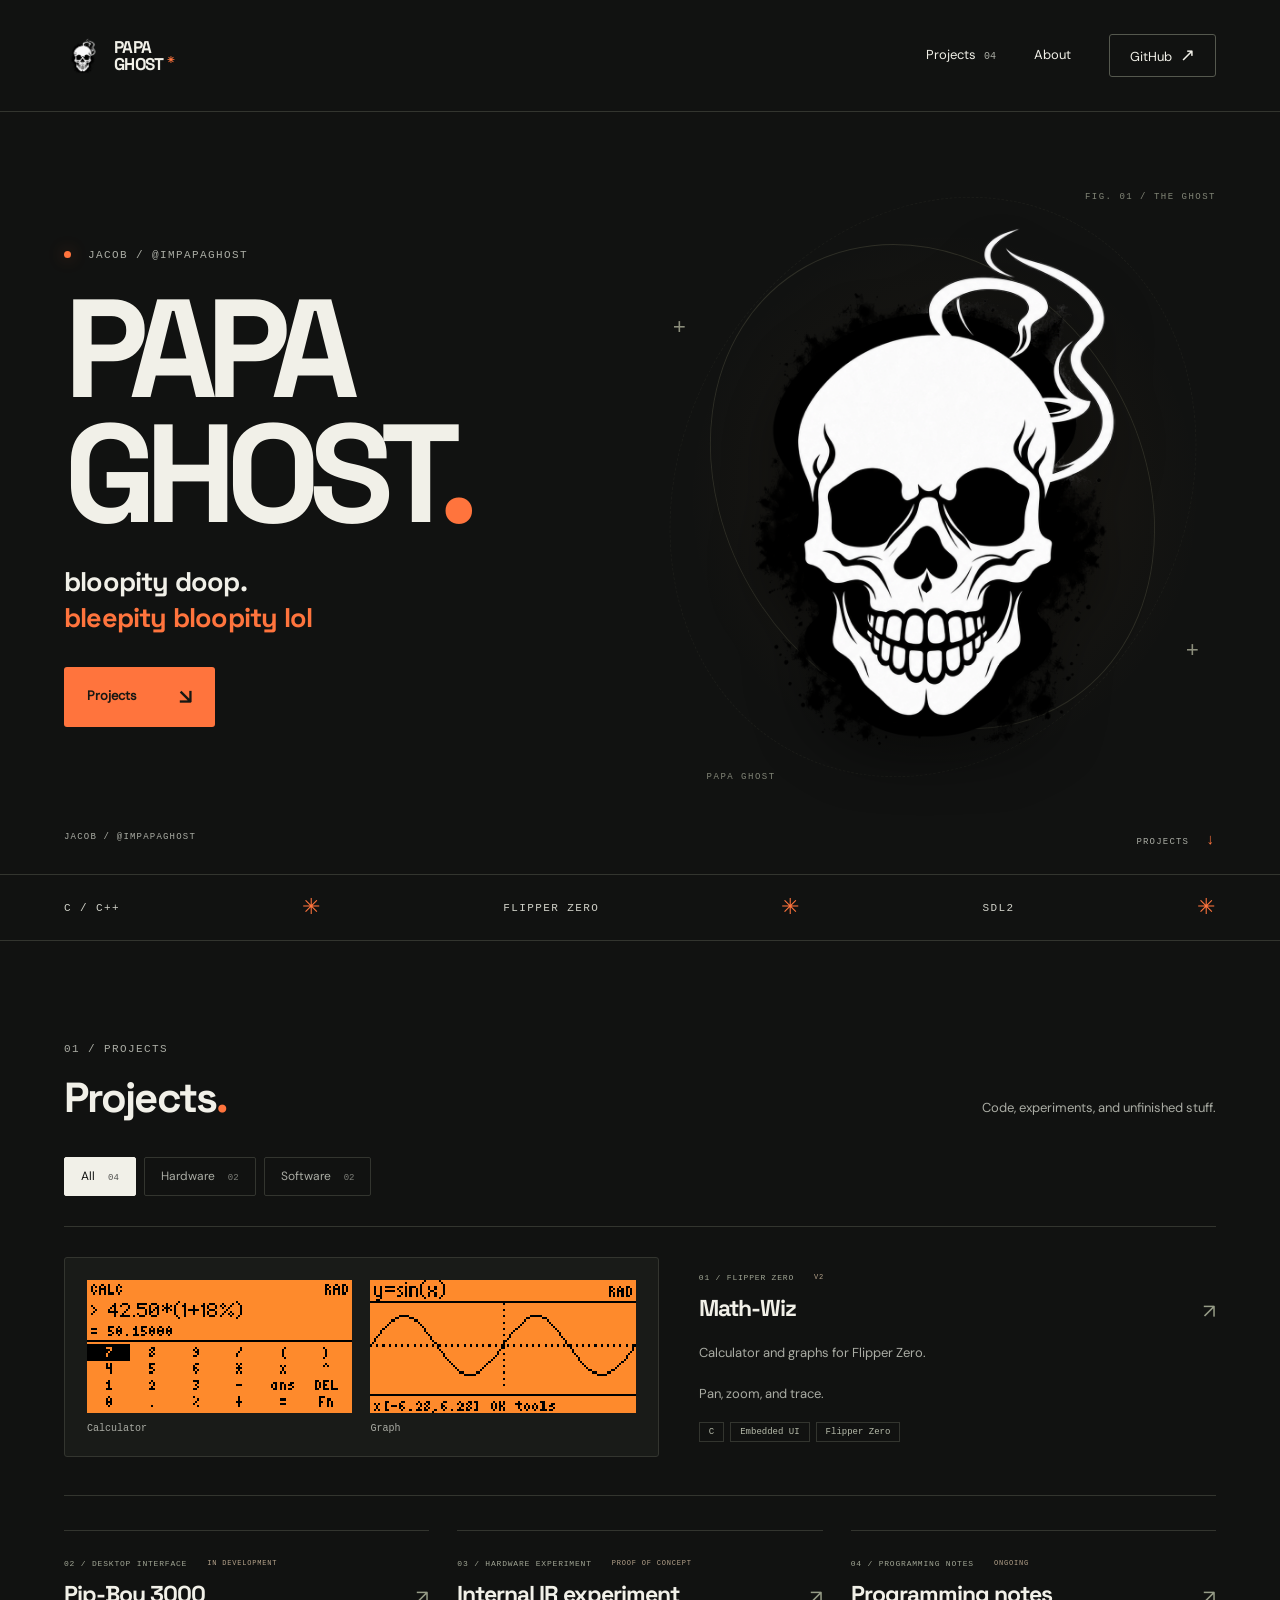
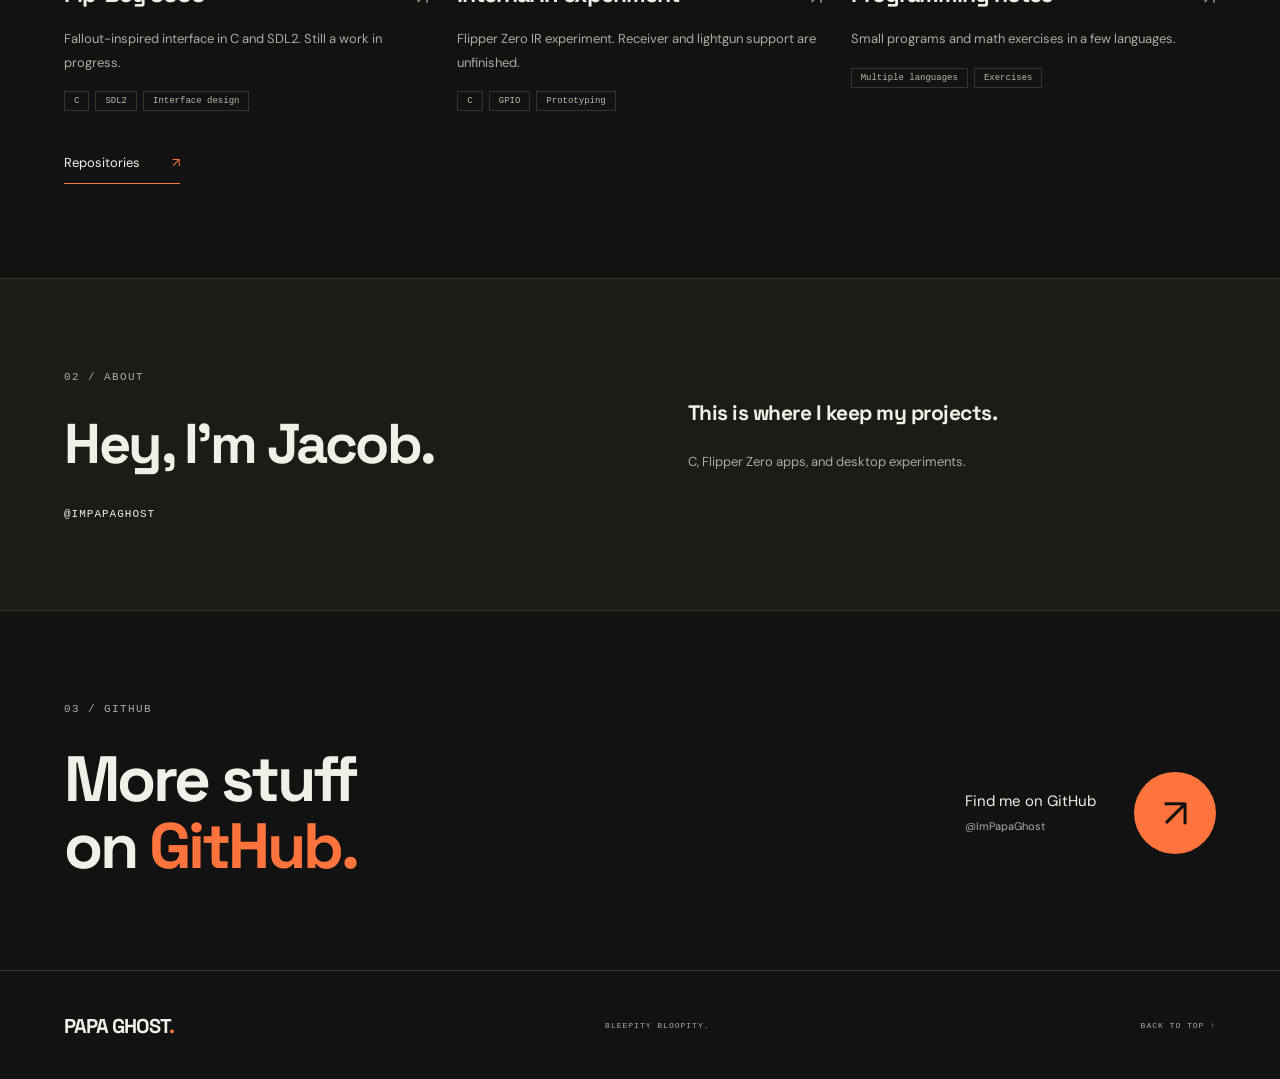
<file: index.html>
<!doctype html>
<html lang="en">
<head>
  <meta charset="utf-8">
  <meta name="viewport" content="width=device-width, initial-scale=1">
  <meta name="theme-color" content="#111211">
  <title>Papa Ghost</title>
  <meta name="description" content="Projects by Jacob / ImPapaGhost: Math-Wiz, Pip-Boy 3000, and Flipper Zero experiments.">
  <link rel="canonical" href="https://impapaghost.github.io/">
  <meta property="og:type" content="website">
  <meta property="og:title" content="Papa Ghost">
  <meta property="og:description" content="bloopity doop. bleepity bloopity lol">
  <meta property="og:url" content="https://impapaghost.github.io/">
  <meta property="og:image" content="https://impapaghost.github.io/assets/social-preview-v2.jpg">
  <meta name="twitter:card" content="summary_large_image">
  <link rel="icon" href="assets/symbol.png" type="image/png">
  <link rel="stylesheet" href="styles.css?v=2">
  <script src="script.js" defer></script>
</head>
<body>
  <a class="skip-link" href="#main">Skip to content</a>
  <header class="header wrap">
    <a href="#" class="brand" aria-label="Papa Ghost home"><img src="assets/symbol.png" width="38" height="44" alt=""><span>PAPA<br>GHOST<span class="orange">✳</span></span></a>
    <nav aria-label="Main navigation"><a href="#work">Projects <span>04</span></a><a href="#about">About</a><a class="nav-github" href="https://github.com/ImPapaGhost">GitHub <span aria-hidden="true">↗</span></a></nav>
  </header>

  <main id="main">
    <section class="hero wrap" aria-labelledby="hero-title">
      <div class="hero-copy">
        <p class="eyebrow"><span class="signal"></span> JACOB / @IMPAPAGHOST</p>
        <h1 id="hero-title">PAPA<br><span class="ghost-word">GHOST<span class="orange">.</span></span></h1>
        <p class="hero-line">bloopity doop.<br><em>bleepity bloopity lol</em></p>
        <a class="button primary" href="#work">Projects <span aria-hidden="true">↘</span></a>
      </div>
      <div class="hero-art" aria-label="Papa Ghost skull and smoke symbol">
        <div class="orbit orbit-one" aria-hidden="true"></div><div class="orbit orbit-two" aria-hidden="true"></div>
        <span class="art-cross cross-one" aria-hidden="true">+</span><span class="art-cross cross-two" aria-hidden="true">+</span>
        <span class="art-label art-label-top">FIG. 01 / THE GHOST</span>
        <img class="hero-symbol" src="assets/symbol.png" width="1024" height="1024" alt="White skull with a curling smoke plume and an ink-brush halo">
        <span class="art-label art-label-bottom">PAPA GHOST</span>
      </div>
      <div class="hero-bottom"><span>JACOB / <a href="https://github.com/ImPapaGhost">@IMPAPAGHOST</a></span><a href="#work">PROJECTS <span aria-hidden="true">↓</span></a></div>
    </section>

    <div class="discipline-strip" aria-hidden="true"><div class="wrap"><span>C / C++</span><b>✳</b><span>FLIPPER ZERO</span><b>✳</b><span>SDL2</span><b>✳</b></div></div>

    <section id="work" class="work wrap" aria-labelledby="work-title">
      <div class="section-heading reveal"><div><p class="eyebrow">01 / PROJECTS</p><h2 id="work-title">Projects<span class="orange">.</span></h2></div><p>Code, experiments, and unfinished stuff.</p></div>
      <div class="filters" role="group" aria-label="Filter projects"><button class="filter active" data-filter="all" aria-pressed="true">All <span>04</span></button><button class="filter" data-filter="hardware" aria-pressed="false">Hardware <span>02</span></button><button class="filter" data-filter="software" aria-pressed="false">Software <span>02</span></button></div>
      <p class="sr-only" id="filter-status" aria-live="polite">Showing all 4 projects.</p>

      <div class="project-grid">
        <article class="project project-featured reveal" data-category="hardware">
          <a class="math-preview" href="https://github.com/ImPapaGhost/Math-Wiz" aria-label="View Math-Wiz on GitHub">
            <div class="preview-screens">
              <figure><img src="assets/math-wiz-qflipper-calculator.png" width="512" height="256" alt="Math-Wiz tip calculation"><figcaption>Calculator</figcaption></figure>
              <figure><img src="assets/math-wiz-qflipper-graph.png" width="512" height="256" alt="Math-Wiz sine graph"><figcaption>Graph</figcaption></figure>
            </div>
          </a>
          <div class="project-info"><div class="project-meta"><span>01 / FLIPPER ZERO</span><span class="status">V2</span></div><a class="project-title" href="https://github.com/ImPapaGhost/Math-Wiz"><h3>Math-Wiz</h3><span aria-hidden="true">↗</span></a><p>Calculator and graphs for Flipper Zero.</p><p>Pan, zoom, and trace.</p><div class="tags"><span>C</span><span>Embedded UI</span><span>Flipper Zero</span></div></div>
        </article>

        <article class="project reveal" data-category="software">

          <div class="project-info"><div class="project-meta"><span>02 / DESKTOP INTERFACE</span><span class="status">IN DEVELOPMENT</span></div><a class="project-title" href="https://github.com/ImPapaGhost/Pipboy-3000"><h3>Pip-Boy 3000</h3><span aria-hidden="true">↗</span></a><p>Fallout-inspired interface in C and SDL2. Still a work in progress.</p><div class="tags"><span>C</span><span>SDL2</span><span>Interface design</span></div></div>
        </article>

        <article class="project project-small reveal" data-category="hardware"><div class="project-info"><div class="project-meta"><span>03 / HARDWARE EXPERIMENT</span><span class="status">PROOF OF CONCEPT</span></div><a class="project-title" href="https://github.com/ImPapaGhost/Flipper-Zero-Power-IR-Diode-From-Internal-GPIO"><h3>Internal IR experiment</h3><span aria-hidden="true">↗</span></a><p>Flipper Zero IR experiment. Receiver and lightgun support are unfinished.</p><div class="tags"><span>C</span><span>GPIO</span><span>Prototyping</span></div></div></article>

        <article class="project project-small reveal" data-category="software"><div class="project-info"><div class="project-meta"><span>04 / PROGRAMMING NOTES</span><span class="status">ONGOING</span></div><a class="project-title" href="https://github.com/ImPapaGhost/Program-Complexity-Analysis"><h3>Programming notes</h3><span aria-hidden="true">↗</span></a><p>Small programs and math exercises in a few languages.</p><div class="tags"><span>Multiple languages</span><span>Exercises</span></div></div></article>
      </div>
      <a class="text-link repo-link" href="https://github.com/ImPapaGhost?tab=repositories">Repositories <span aria-hidden="true">↗</span></a>
    </section>

    <section id="about" class="about" aria-labelledby="about-title"><div class="wrap about-grid"><div class="about-heading reveal"><p class="eyebrow">02 / ABOUT</p><h2 id="about-title">Hey, I’m Jacob.</h2><span class="about-signature">@IMPAPAGHOST</span></div><div class="about-copy reveal"><p class="about-lead">This is where I keep my projects.</p><p>C, Flipper Zero apps, and desktop experiments.</p></div></div></section>

    <section class="contact wrap reveal" aria-labelledby="contact-title"><p class="eyebrow">03 / GITHUB</p><div class="contact-row"><h2 id="contact-title">More stuff<br>on <em>GitHub.</em></h2><a class="contact-link" href="https://github.com/ImPapaGhost"><span>Find me on GitHub<br><small>@ImPapaGhost</small></span><span class="contact-arrow" aria-hidden="true">↗</span></a></div></section>
  </main>
  <footer class="footer wrap"><a class="footer-wordmark" href="#">PAPA GHOST<span>.</span></a><p>BLEEPITY BLOOPITY.</p><a href="#">BACK TO TOP ↑</a></footer>
</body>
</html>
</file>
<file: styles.css>
@font-face{font-family:Space;src:url('assets/space-grotesk-bold.ttf') format('truetype');font-weight:700;font-display:swap}
@font-face{font-family:DM;src:url('assets/dm-sans-regular.ttf') format('truetype');font-weight:400;font-display:swap}
:root{--bg:#111211;--panel:#191b18;--white:#f1f0e8;--muted:#aaaCA4;--line:#33352f;--accent:#ff743d;--font:'DM',Arial,sans-serif;--display:'Space',Arial,sans-serif}
*{box-sizing:border-box}html{scroll-behavior:smooth;scroll-padding-top:30px}body{margin:0;background:var(--bg);color:var(--white);font-family:var(--font);font-size:16px;line-height:1.6}body::selection{background:var(--accent);color:var(--bg)}a{color:inherit;text-decoration:none}button{font:inherit}img{max-width:100%;display:block}button,a{-webkit-tap-highlight-color:transparent}a:focus-visible,button:focus-visible{outline:2px solid var(--accent);outline-offset:6px}.wrap{max-width:1440px;margin:auto;padding-left:64px;padding-right:64px}.orange{color:var(--accent)}.header{height:112px;display:flex;align-items:center;justify-content:space-between;border-bottom:1px solid var(--line)}.brand{display:flex;gap:12px;align-items:center;font:700 17px/.95 var(--display);letter-spacing:-.7px}.brand img{object-fit:contain}.brand .orange{font-size:9px;vertical-align:top;margin-left:3px}.header nav{display:flex;gap:38px;align-items:center;font-size:13px}.header nav a{transition:color .2s}.header nav a:hover{color:var(--accent)}.header nav a>span{font:10px monospace;color:var(--muted);margin-left:5px}.header .nav-github{border:1px solid #55584e;padding:9px 20px;border-radius:3px}.header .nav-github span{font-size:18px;color:inherit}.hero{position:relative;display:grid;grid-template-columns:1fr 1fr;align-items:center;min-height:762px;column-gap:20px;padding-top:70px;padding-bottom:82px;overflow:hidden}.eyebrow{font:11px/1.5 monospace;letter-spacing:1.4px;margin:0 0 28px;color:var(--muted)}.signal{display:inline-block;width:7px;height:7px;border-radius:50%;background:var(--accent);margin-right:9px;box-shadow:0 0 16px #ff743d60}.hero h1{font:700 clamp(84px,10.9vw,156px)/.82 var(--display);letter-spacing:-11px;margin:0 0 32px}.ghost-word{display:block;margin-top:11px}.hero-line{font:700 27px/1.35 var(--display);letter-spacing:-.8px;margin:0 0 16px}em{font-style:normal;color:var(--accent)}.hero-description{font-size:15px;line-height:1.75;color:var(--muted);max-width:355px;margin:0 0 28px}.button{display:inline-flex;gap:42px;align-items:center;padding:14px 23px;border-radius:3px;font-size:13px;font-weight:bold;transition:transform .2s,background .2s}.button:hover{transform:translateY(-3px);background:#ff976c}.button span{font-size:20px}.primary{background:var(--accent);color:#161713}.hero-art{height:590px;position:relative;display:flex;align-items:center;justify-content:center;perspective:1000px;background:radial-gradient(ellipse at 52% 52%,#c4833d15 0,transparent 62%)}.hero-symbol{position:relative;z-index:2;width:110%;max-width:none;height:auto;max-height:570px;object-fit:contain;transform:rotateX(var(--rx,0deg)) rotateY(var(--ry,0deg));transition:transform .25s ease-out;filter:drop-shadow(0 25px 25px #0006)}.orbit{position:absolute;width:90%;aspect-ratio:1;border:1px solid #454638;border-radius:50%;opacity:.55}.orbit-one{transform:rotate(-32deg) scaleX(.82)}.orbit-two{width:106%;border-style:dashed;opacity:.2;transform:rotate(28deg) scaleX(.84)}.art-cross{position:absolute;color:#8c8e7c;font:22px monospace}.cross-one{left:4%;top:21%}.cross-two{right:3%;bottom:20%}.art-label{position:absolute;font:9px monospace;letter-spacing:1.5px;color:#828577}.art-label-top{right:0;top:0}.art-label-bottom{bottom:0;left:10%}.hero-bottom{position:absolute;bottom:25px;left:64px;right:64px;display:flex;justify-content:space-between;font:9px monospace;letter-spacing:1.2px;color:var(--muted)}.hero-bottom>a span{font-size:15px;color:var(--accent);margin-left:10px}.discipline-strip{border-top:1px solid var(--line);border-bottom:1px solid var(--line);overflow:hidden}.discipline-strip .wrap{display:flex;justify-content:space-between;gap:30px;align-items:center;padding-top:19px;padding-bottom:19px;font:11px monospace;letter-spacing:1.4px;white-space:nowrap;color:#d0d1c8}.discipline-strip b{font-size:22px;color:var(--accent);font-weight:400}.work{padding-top:100px;padding-bottom:94px}.section-heading{display:flex;align-items:flex-end;justify-content:space-between;gap:32px;margin-bottom:35px}.section-heading .eyebrow{margin-bottom:16px}h2{font:700 42px/1.15 var(--display);letter-spacing:-1.9px;margin:0}.section-heading>p{font-size:13px;line-height:1.7;color:var(--muted);margin:0 0 3px}.filters{display:flex;gap:8px;margin-bottom:30px}.filter{background:none;border:1px solid var(--line);border-radius:2px;padding:9px 16px;color:var(--muted);cursor:pointer;font-size:12px;transition:background .2s,color .2s}.filter span{font:9px monospace;margin-left:10px;opacity:.7}.filter.active{background:var(--white);color:var(--bg);border-color:var(--white)}.filter:hover{border-color:var(--muted)}.project-grid{display:grid;grid-template-columns:1.15fr 1fr;gap:52px 28px}.project[hidden]{display:none}.dpad{display:grid;place-items:center;border-radius:50%;width:40px;height:40px;background:#ec7b3c;color:#824422;box-shadow:0 3px 0 #a7663b;font-size:33px;line-height:1}.project-info{padding:21px 0 0}.project-meta{display:flex;flex-wrap:wrap;gap:8px;justify-content:space-between;font:8px/1.6 monospace;letter-spacing:.8px;color:#a1a695}.project-meta .status{font-size:7px;color:#b5a38b}.project-title{display:flex;justify-content:space-between;align-items:center;margin-top:11px}.project-title h3{font:700 25px/1.2 var(--display);letter-spacing:-1px;margin:0}.project-title>span{font-size:20px;color:#969c87}.project-title:hover{color:var(--accent)}.project-info>p{font-size:13px;line-height:1.8;color:var(--muted);max-width:510px;margin:14px 0 17px}.tags{display:flex;flex-wrap:wrap;gap:6px}.tags span{padding:4px 9px;border:1px solid var(--line);color:#b6bbaa;font:9px monospace}.text-link{display:inline-flex;align-items:center;gap:32px;font-size:13px;border-bottom:1px solid var(--accent);padding-bottom:9px}.repo-link{margin-top:42px}.text-link>span{color:var(--accent)}.about{background:#1a1c17;border-top:1px solid var(--line);border-bottom:1px solid var(--line)}.about-grid{display:grid;grid-template-columns:1fr 1fr;gap:95px;padding-top:90px;padding-bottom:90px}.about h2{font-size:56px;letter-spacing:-2.5px;line-height:1.07}.about-signature{display:block;font:11px monospace;letter-spacing:1px;margin-top:35px}.about-signature span{color:#9da38e;font-size:9px;margin-left:9px}.about-copy .about-lead{font:700 21px/1.4 var(--display);color:var(--white);margin:0 0 23px;letter-spacing:-.5px}.about-copy>p{font-size:13px;color:var(--muted);margin:0 0 17px;line-height:1.85}.focus-list{margin-top:28px}.focus-list>div{position:relative;padding:14px 0 13px 32px;border-top:1px solid #3e4235}.focus-list span{position:absolute;left:0;top:16px;font:9px monospace;color:var(--accent)}.focus-list strong{font-size:12px;font-weight:400}.focus-list p{font-size:11px;color:#9da38e;margin:3px 0 0}.contact{padding-top:90px;padding-bottom:90px}.contact-row{display:flex;align-items:center;justify-content:space-between;gap:32px}.contact h2{font-size:64px;line-height:1.05;letter-spacing:-3px}.contact-link{display:flex;align-items:center;gap:38px;font-size:15px}.contact-link small{color:var(--muted);font-size:11px}.contact-arrow{display:grid;place-items:center;background:var(--accent);color:var(--bg);border-radius:50%;width:82px;height:82px;font-size:40px;transition:transform .3s}.contact-link:hover .contact-arrow{transform:rotate(45deg)}.footer{border-top:1px solid var(--line);height:110px;display:flex;align-items:center;justify-content:space-between;gap:20px}.footer-wordmark{font:700 20px var(--display);letter-spacing:-1px}.footer-wordmark span{color:var(--accent)}.footer p,.footer>a:last-child{font:8px monospace;letter-spacing:1px;color:var(--muted)}.skip-link{position:absolute;top:-100px;left:20px;padding:12px;background:var(--accent);color:#111;z-index:20}.skip-link:focus{top:10px}.sr-only{position:absolute;width:1px;height:1px;padding:0;overflow:hidden;clip:rect(0,0,0,0);white-space:nowrap;border:0}.js .reveal{opacity:0;transform:translateY(15px);transition:opacity .65s,transform .65s}.js .reveal.visible{opacity:1;transform:none}
@media(min-width:1500px){.hero{min-height:810px}.hero-art{height:610px}.hero-symbol{max-height:610px}}
@media(max-width:1100px){.wrap{padding-left:36px;padding-right:36px}.hero{min-height:690px;padding-top:55px}.hero h1{font-size:clamp(80px,11vw,122px);letter-spacing:-7px}.hero-art{height:500px}.hero-symbol{max-height:490px}.hero-bottom{left:36px;right:36px}.hero-line{font-size:24px}.about-grid{gap:50px}.section-heading>p{max-width:210px}.contact h2{font-size:56px}}
@media(max-width:760px){.wrap{padding-left:24px;padding-right:24px}.header{height:88px}.brand{font-size:14px}.brand img{width:29px;height:35px}.header nav{gap:22px;font-size:11px}.header nav a>span{display:none}.header .nav-github{padding:6px 12px}.hero{padding-top:45px;padding-bottom:70px;min-height:auto;grid-template-columns:1fr 1fr;gap:0}.hero h1{font-size:clamp(70px,12vw,92px);letter-spacing:-6px}.hero .eyebrow{font-size:8px;letter-spacing:.8px;margin-bottom:25px;white-space:nowrap}.hero-line{font-size:20px}.hero-description{font-size:13px;max-width:285px}.hero-copy{position:relative;z-index:3}.hero-art{height:370px;align-self:start;margin-top:55px;margin-left:-5px;opacity:.95}.hero-symbol{width:137%;max-height:375px}.hero-art .art-label,.art-cross{display:none}.button{gap:25px;padding:12px 16px}.hero-bottom{left:24px;right:24px;font-size:7px;letter-spacing:.6px}.hero-bottom>a{font-size:7px}.discipline-strip .wrap{gap:20px;font-size:8px;letter-spacing:.5px;padding-top:13px;padding-bottom:13px}.discipline-strip b{font-size:17px}.work{padding-top:60px;padding-bottom:60px}.section-heading{display:block;margin-bottom:24px}.section-heading>p{margin-top:16px;max-width:none}h2{font-size:34px;letter-spacing:-1.5px}.project-grid{gap:40px 20px;grid-template-columns:1fr}.project-meta{font-size:8px}.project-meta .status{font-size:7px}.project-title h3{font-size:25px}.project-info>p{font-size:13px}.about-grid{grid-template-columns:1fr;gap:35px;padding-top:60px;padding-bottom:55px}.about h2{font-size:48px}.about-signature{margin-top:25px}.about-copy>p{max-width:540px}.contact{padding-top:60px;padding-bottom:55px}.contact-row{align-items:flex-start;flex-direction:column;gap:32px}.contact h2{font-size:48px;letter-spacing:-2px}.contact-link{width:100%;justify-content:space-between}.contact-arrow{height:65px;width:65px;font-size:32px}.footer{height:auto;padding-top:28px;padding-bottom:28px;flex-wrap:wrap}.footer-wordmark{font-size:18px}.footer p{display:none}}
@media(max-width:480px){.header nav{gap:16px}.header .nav-github{border:0;padding:0}.hero{display:block;padding-top:38px;isolation:isolate;padding-bottom:74px}.hero-copy{position:relative}.hero h1{font-size:95px;letter-spacing:-7px;margin-top:23px;margin-bottom:23px}.hero .eyebrow{font-size:8px;letter-spacing:.65px;margin-bottom:0}.hero-art{position:absolute;top:88px;right:-15px;width:47%;height:280px;margin:0;z-index:-1;opacity:.4}.hero-symbol{width:150%;max-height:300px}.orbit{opacity:.2}.hero-description{max-width:290px}.hero-line{font-size:22px}.hero-bottom>span{font-size:7px}.hero-bottom>a{font-size:0}.hero-bottom>a span{font-size:16px}.discipline-strip .wrap{justify-content:flex-start;width:max-content;gap:21px}.filters{gap:6px}.filter{padding:8px 12px;font-size:11px}.filter span{margin-left:6px}.project-meta .status{letter-spacing:.25px}.about h2{font-size:45px}}
@media(prefers-reduced-motion:reduce){html{scroll-behavior:auto}*,*::before,*::after{animation:none!important;transition:none!important}.js .reveal{opacity:1;transform:none}.hero-symbol{transform:none}}

/* Real app previews and plain repository cards. */
.project-grid{grid-template-columns:repeat(3,minmax(0,1fr));gap:34px 28px}
.project{min-width:0;border-top:1px solid var(--line);padding-top:6px}
.project-featured{grid-column:1/-1;display:grid;grid-template-columns:1.15fr 1fr;gap:40px;align-items:center;padding:30px 0 38px;border-bottom:1px solid var(--line)}
.project-featured .project-info{padding-top:0}
.project-title{gap:12px;align-items:flex-start}
.project-title h3{font-size:23px}
.project-meta{justify-content:flex-start;gap:6px 20px}
.math-preview{display:block;padding:22px;background:#191b18;border:1px solid var(--line);border-radius:3px}
.preview-screens{display:grid;grid-template-columns:1fr 1fr;gap:18px}
.preview-screens figure{margin:0;min-width:0}
.preview-screens img{width:100%;height:auto;image-rendering:pixelated}
.preview-screens figcaption{font:10px monospace;color:var(--muted);padding-top:10px}
.preview-note{margin:19px 0 0;font:10px/1.6 monospace;color:var(--muted)}
.math-preview:hover{border-color:var(--muted)}
.hero-line{margin-bottom:30px}
.about-grid{align-items:center}
@media(max-width:1100px){.project-grid{grid-template-columns:repeat(2,minmax(0,1fr))}.project-featured{gap:28px}.preview-screens{grid-template-columns:1fr}.math-preview{max-width:380px}.preview-screens figure{max-width:280px;margin:auto}.preview-note{max-width:280px;margin:19px auto 0}}
@media(max-width:760px){.project-grid{grid-template-columns:1fr;gap:24px}.project-featured{display:block;padding:25px 0 28px}.project-featured .project-info{padding-top:22px}.math-preview{max-width:none}.preview-screens{grid-template-columns:1fr 1fr}.preview-screens figure{max-width:none}.preview-note{max-width:none}.project{padding-top:10px}.about h2{font-size:42px}}
@media(max-width:400px){.preview-screens{grid-template-columns:1fr}.preview-screens figure{max-width:256px}.preview-note{font-size:9px}}
</file>
